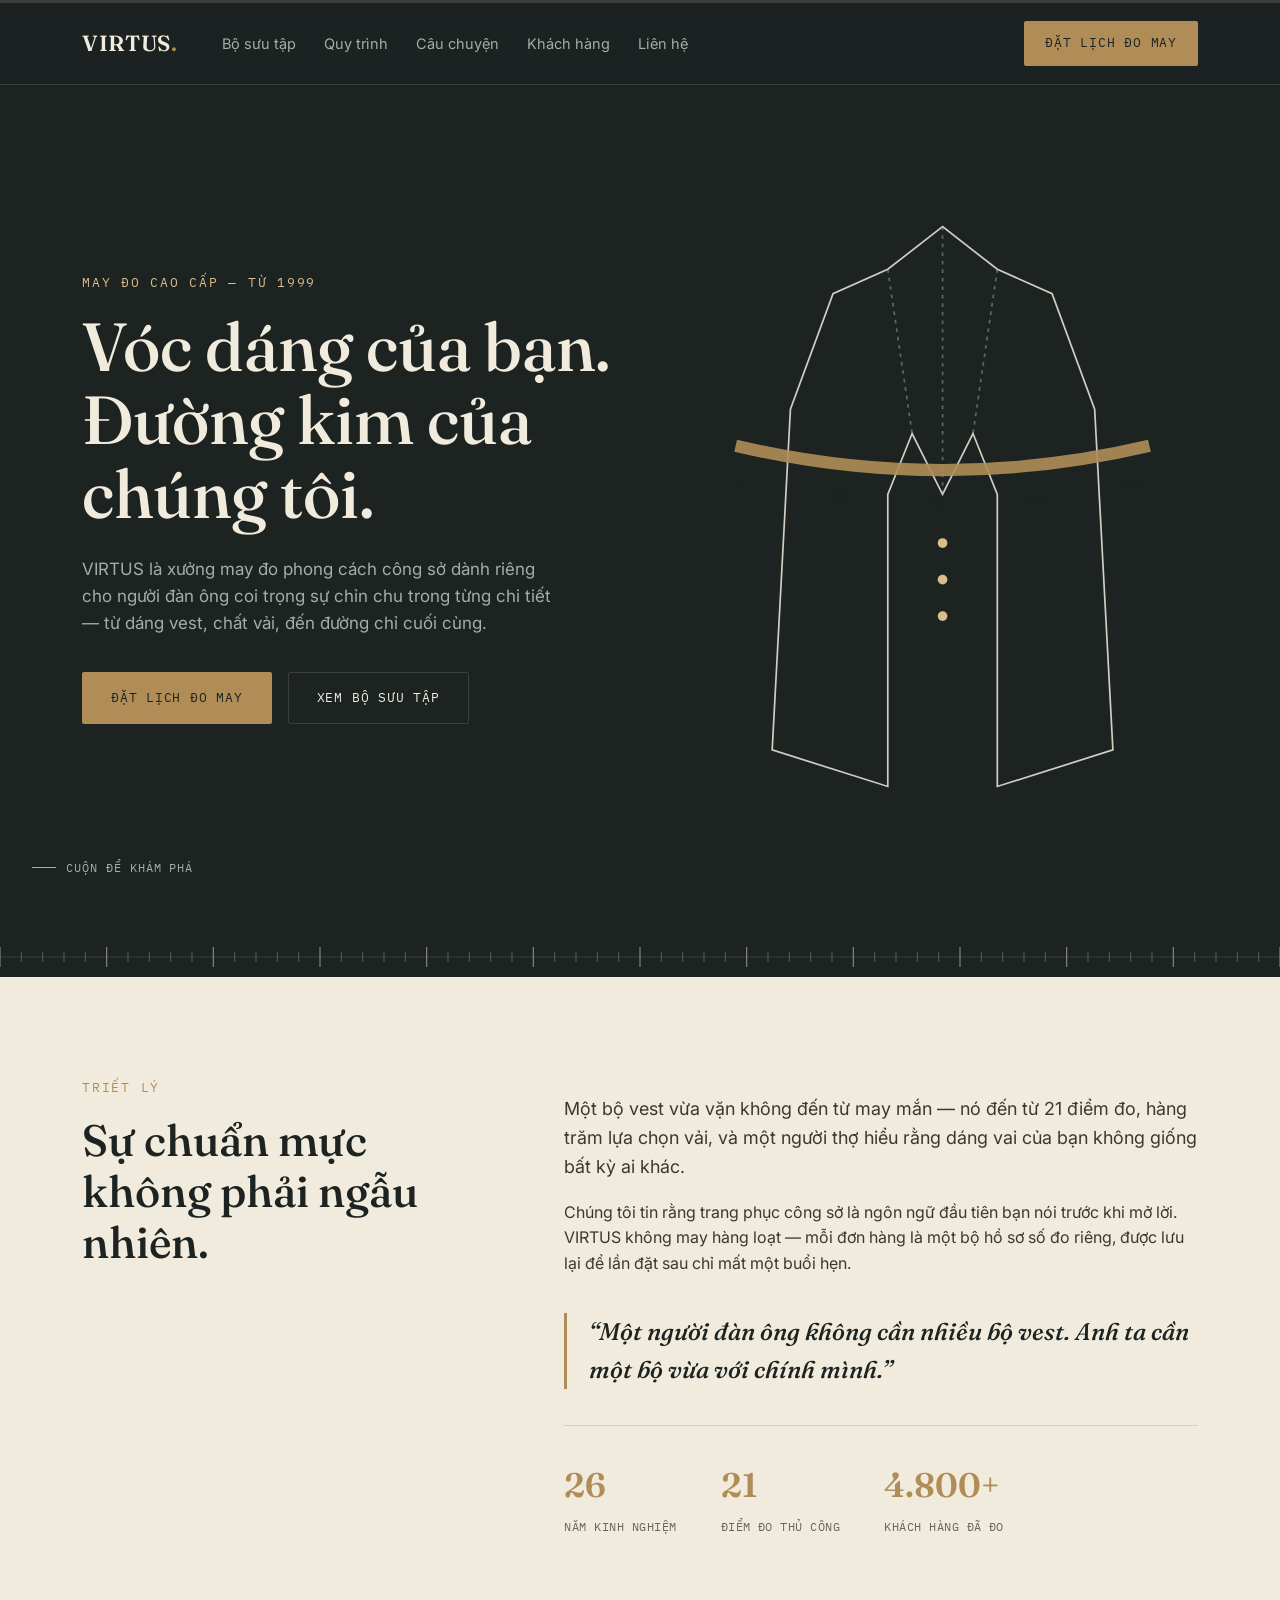
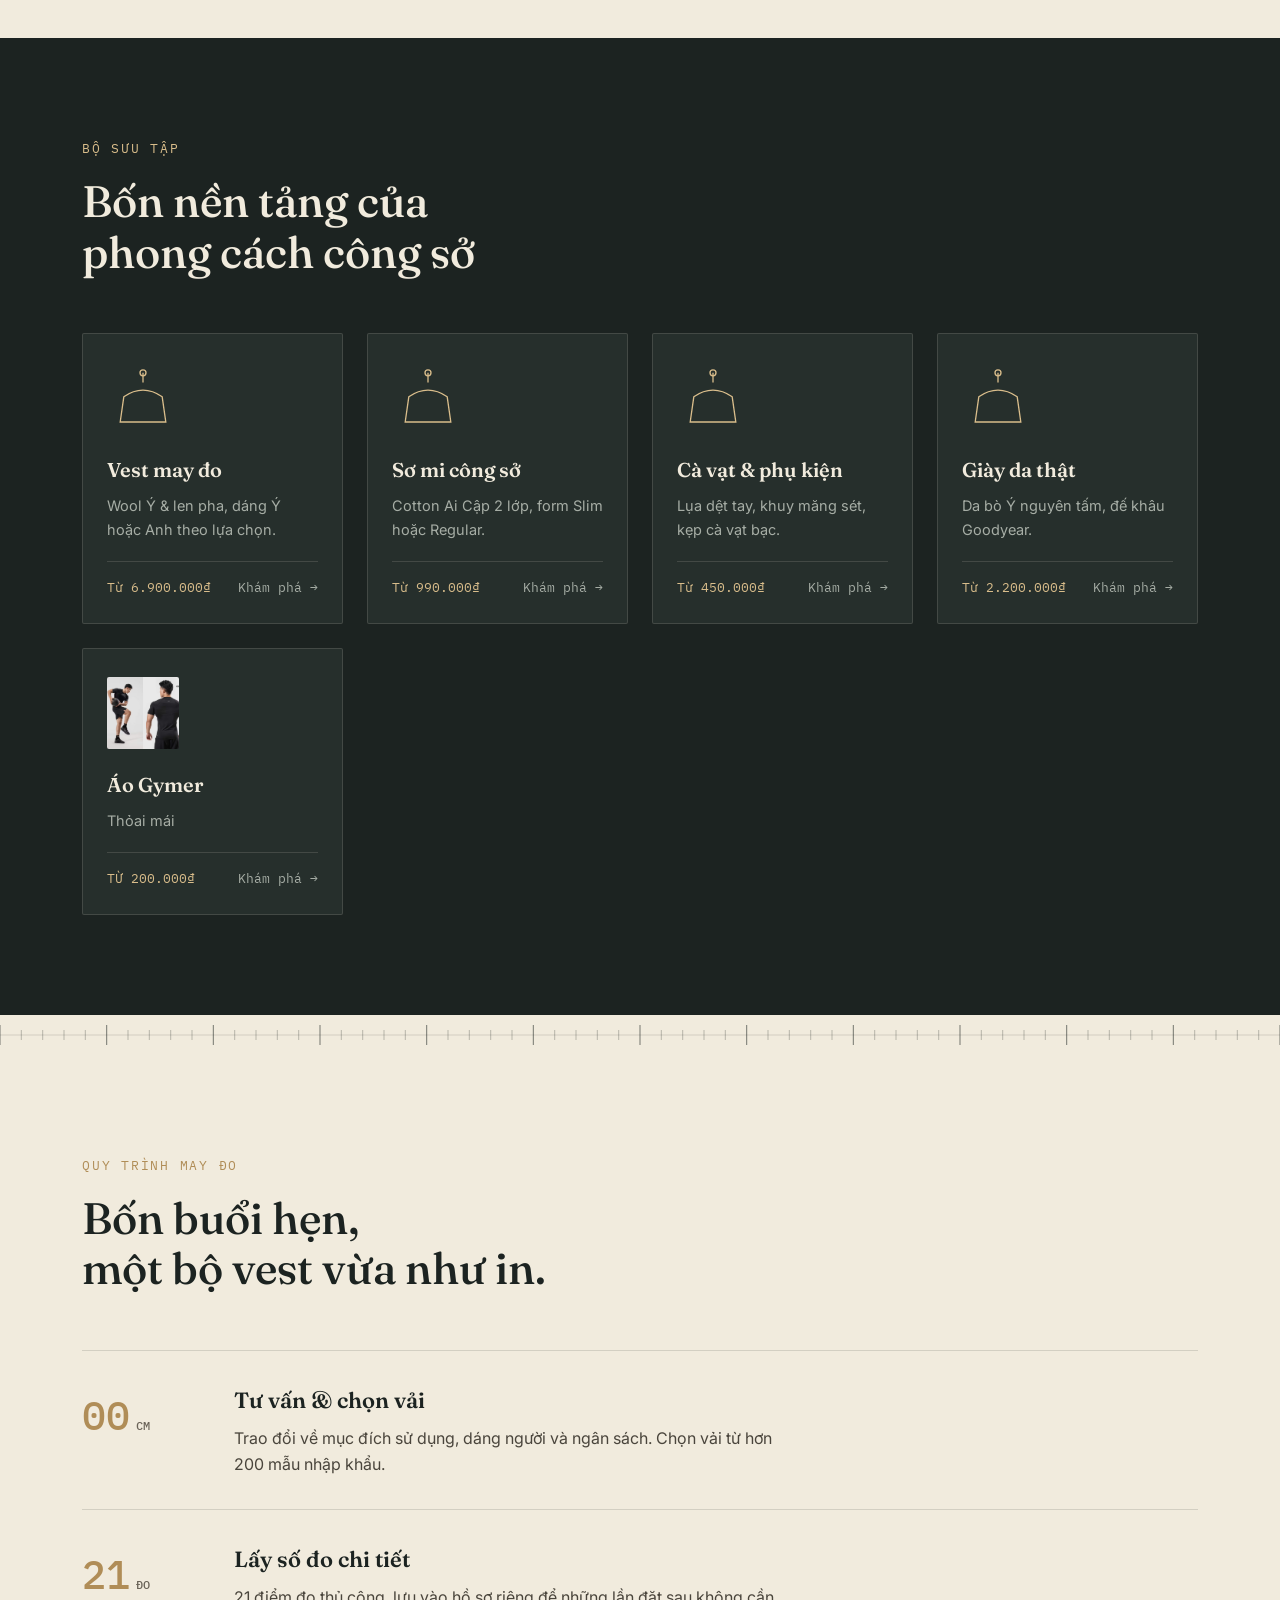
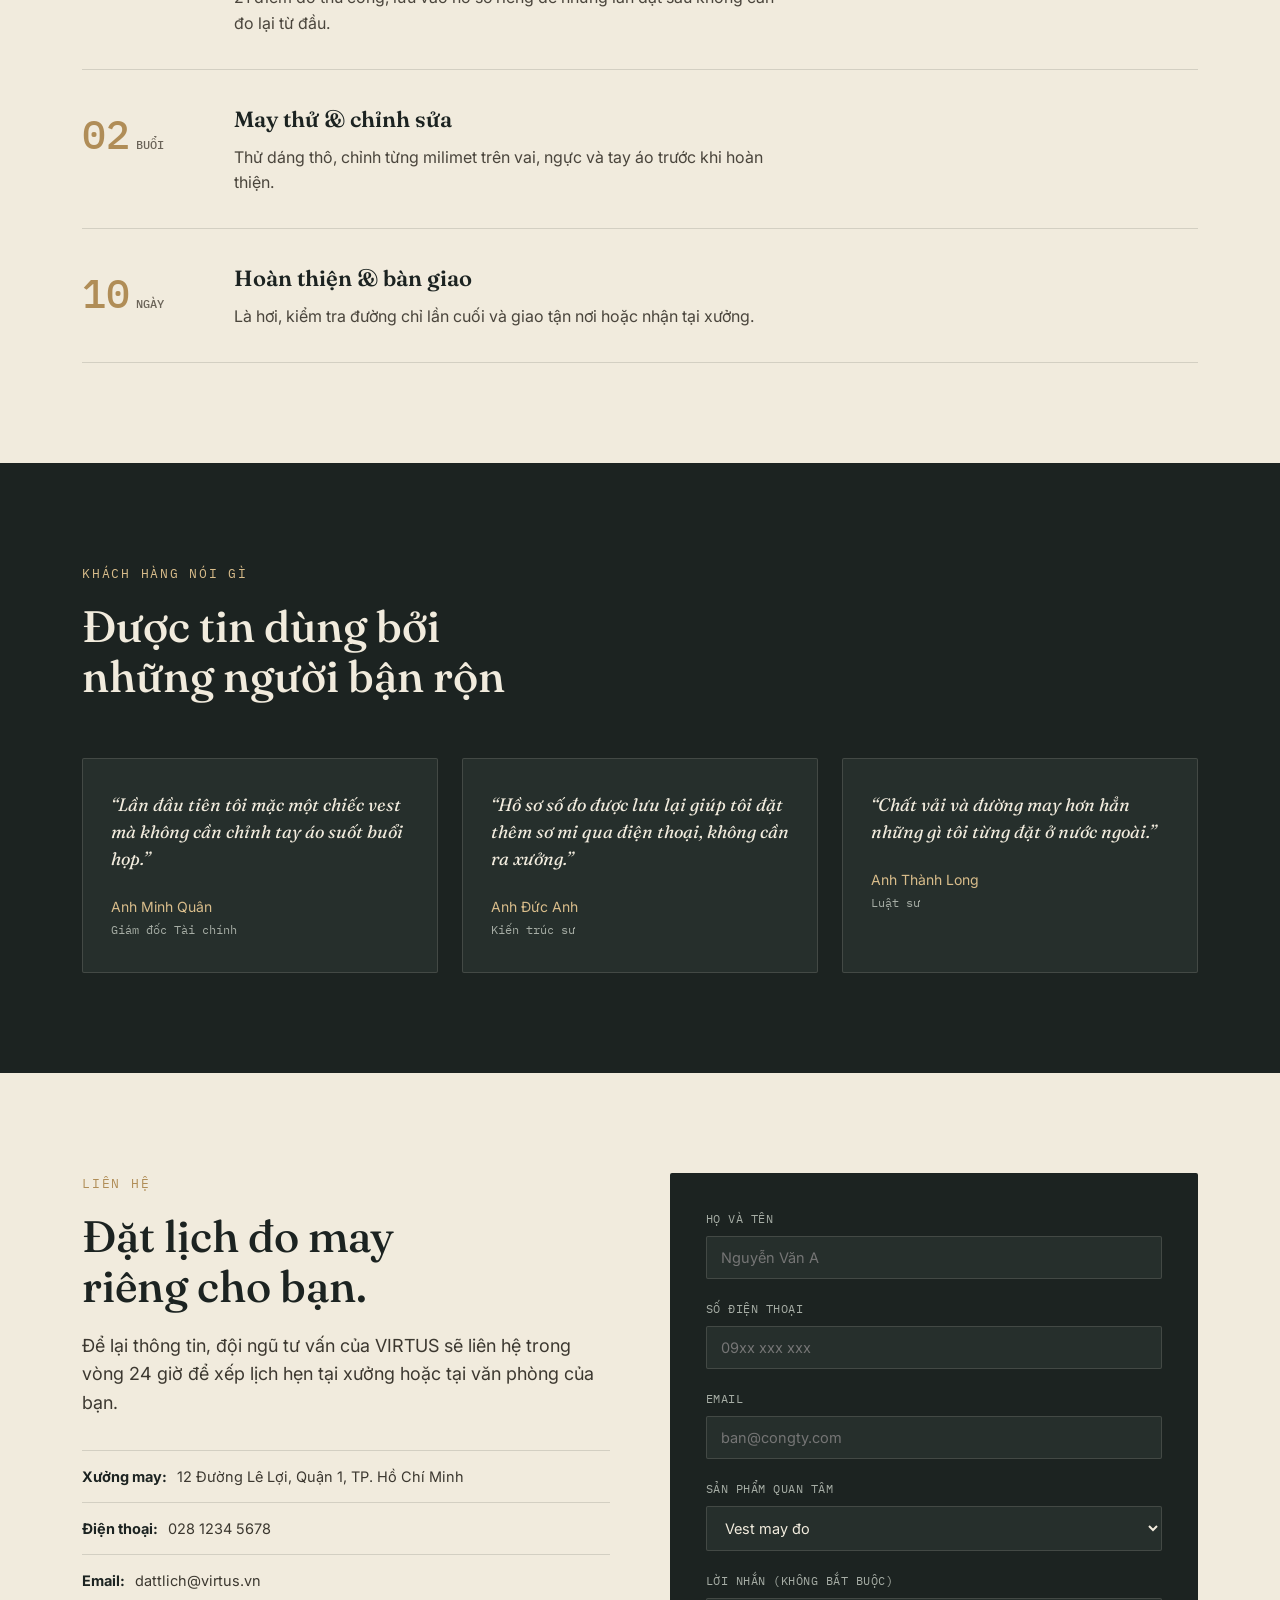
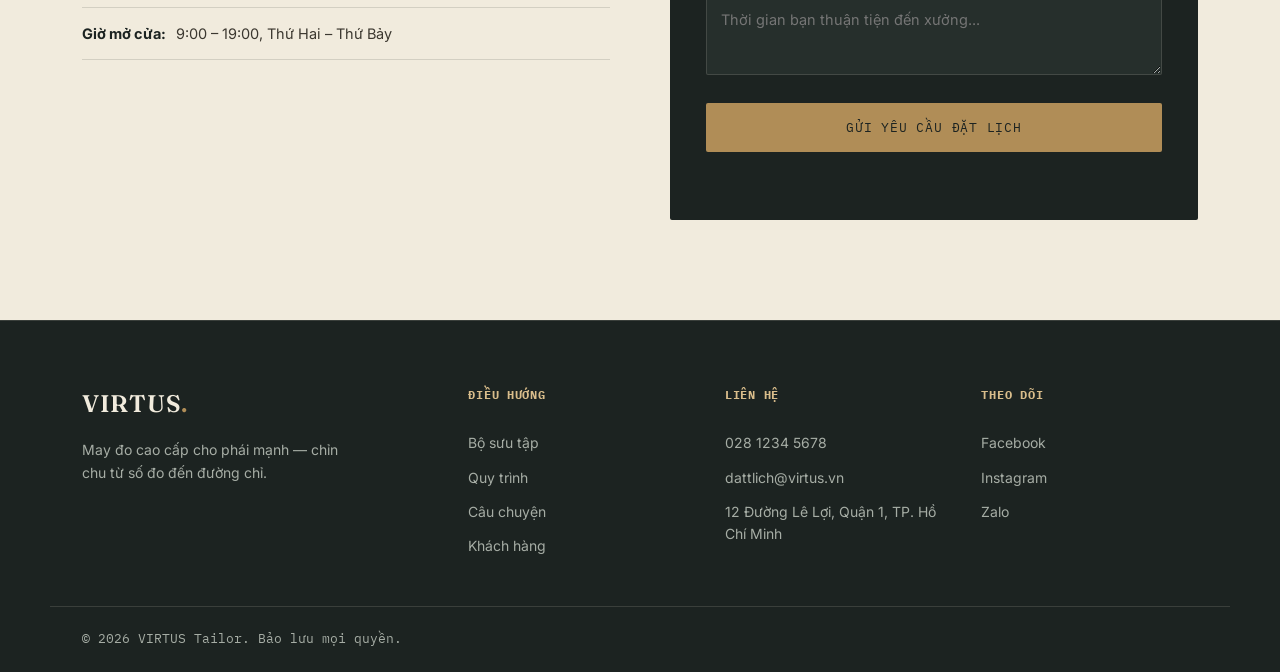
<file: index.html>
<!DOCTYPE html>
<html lang="vi">
<head>
<meta charset="UTF-8">
<meta name="viewport" content="width=device-width, initial-scale=1.0">
<title>VIRTUS — May đo cao cấp cho phái mạnh</title>
<meta name="description" content="VIRTUS là xưởng may đo phong cách công sở dành cho người đàn ông coi trọng sự chỉn chu — từ dáng vest, chất vải đến đường chỉ cuối cùng.">
<link rel="preconnect" href="https://fonts.googleapis.com">
<link rel="preconnect" href="https://fonts.gstatic.com" crossorigin>
<link href="https://fonts.googleapis.com/css2?family=Fraunces:opsz,wght@9..144,400;9..144,500;9..144,600;9..144,700&family=Inter:wght@400;500;600&family=IBM+Plex+Mono:wght@400;500&display=swap" rel="stylesheet">
<link rel="stylesheet" href="styles.css">
<link rel="icon" href="data:image/svg+xml,<svg xmlns=%22http://www.w3.org/2000/svg%22 viewBox=%220 0 100 100%22><text y=%22.9em%22 font-size=%2290%22>♦</text></svg>">
</head>
<body>

<!-- Tailor-tape scroll indicator -->
<div class="tape-progress" aria-hidden="true"><div class="tape-progress__fill" id="tapeFill"></div></div>

<header class="site-header">
  <div class="wrap header-inner">
    <a href="#top" class="logo"><span id="brandNameHeader">VIRTUS</span><span class="logo-dot">.</span></a>
    <nav class="main-nav" id="mainNav">
      <a href="#collections">Bộ sưu tập</a>
      <a href="#process">Quy trình</a>
      <a href="#philosophy">Câu chuyện</a>
      <a href="#testimonials">Khách hàng</a>
      <a href="#contact">Liên hệ</a>
    </nav>
    <a href="#contact" class="btn btn--brass btn--small header-cta">Đặt lịch đo may</a>
    <button class="nav-toggle" id="navToggle" aria-label="Mở menu" aria-expanded="false">
      <span></span><span></span><span></span>
    </button>
  </div>
</header>

<main id="top">

  <!-- HERO -->
  <section class="hero">
    <div class="wrap hero-inner">
      <div class="hero-copy">
        <p class="eyebrow" id="heroEyebrow">May đo cao cấp — từ 1998</p>
        <h1 class="hero-title" id="heroTitle">Vóc dáng của bạn.<br>Đường kim của chúng tôi.</h1>
        <p class="hero-sub" id="heroSub">VIRTUS là xưởng may đo phong cách công sở dành riêng cho người đàn ông coi trọng sự chỉn chu trong từng chi tiết — từ dáng vest, chất vải, đến đường chỉ cuối cùng.</p>
        <div class="hero-actions">
          <a href="#contact" class="btn btn--brass">Đặt lịch đo may</a>
          <a href="#collections" class="btn btn--ghost">Xem bộ sưu tập</a>
        </div>
      </div>
      <div class="hero-figure" aria-hidden="true">
        <svg viewBox="0 0 420 520" class="suit-svg" xmlns="http://www.w3.org/2000/svg">
          <!-- jacket line art -->
          <path class="suit-line" d="M210 40 L165 75 L120 95 L85 190 L70 470 L165 500 L165 260 L185 210 L210 260 L235 210 L255 260 L255 500 L350 470 L335 190 L300 95 L255 75 Z" />
          <path class="suit-line suit-line--soft" d="M210 40 L210 260" />
          <path class="suit-line suit-line--soft" d="M165 75 L185 210" />
          <path class="suit-line suit-line--soft" d="M255 75 L235 210" />
          <circle class="suit-btn" cx="210" cy="300" r="4"/>
          <circle class="suit-btn" cx="210" cy="330" r="4"/>
          <circle class="suit-btn" cx="210" cy="360" r="4"/>
          <!-- measuring tape wrap -->
          <g class="tape-wrap">
            <path d="M40 220 Q210 260 380 220" class="tape-band"/>
            <g class="tape-ticks" transform="translate(40,220)">
              <text x="0" y="34" class="tape-num">0</text>
              <text x="80" y="46" class="tape-num">20</text>
              <text x="160" y="52" class="tape-num">40</text>
              <text x="240" y="46" class="tape-num">60</text>
              <text x="320" y="34" class="tape-num">80</text>
            </g>
          </g>
        </svg>
      </div>
    </div>
    <div class="scroll-cue" aria-hidden="true"><span></span>Cuộn để khám phá</div>
  </section>

  <!-- TAPE DIVIDER -->
  <div class="tape-divider" aria-hidden="true"><svg viewBox="0 0 1200 40" preserveAspectRatio="none"><line x1="0" y1="20" x2="1200" y2="20" class="tape-divider__line"/><g class="tape-divider__ticks"></g></svg></div>

  <!-- PHILOSOPHY -->
  <section class="philosophy" id="philosophy">
    <div class="wrap philosophy-inner">
      <div class="philosophy-head">
        <p class="eyebrow eyebrow--dark">Triết lý</p>
        <h2 class="section-title" id="philosophyHeading">Sự chuẩn mực<br>không phải ngẫu nhiên.</h2>
      </div>
      <div class="philosophy-body">
        <p class="lead" id="philosophyLead">Một bộ vest vừa vặn không đến từ may mắn — nó đến từ 21 điểm đo, hàng trăm lựa chọn vải, và một người thợ hiểu rằng dáng vai của bạn không giống bất kỳ ai khác.</p>
        <p id="philosophyParagraph">Chúng tôi tin rằng trang phục công sở là ngôn ngữ đầu tiên bạn nói trước khi mở lời. VIRTUS không may hàng loạt — mỗi đơn hàng là một bộ hồ sơ số đo riêng, được lưu lại để lần đặt sau chỉ mất một buổi hẹn.</p>
        <blockquote class="pull-quote" id="philosophyQuote">“Một người đàn ông không cần nhiều bộ vest. Anh ta cần một bộ vừa với chính mình.”</blockquote>
        <div class="stat-row" id="statRow">
          <div class="stat"><span class="stat-num">26</span><span class="stat-label">năm kinh nghiệm</span></div>
          <div class="stat"><span class="stat-num">21</span><span class="stat-label">điểm đo thủ công</span></div>
          <div class="stat"><span class="stat-num">4.800+</span><span class="stat-label">khách hàng đã đo</span></div>
        </div>
      </div>
    </div>
  </section>

  <!-- COLLECTIONS -->
  <section class="collections" id="collections">
    <div class="wrap">
      <div class="section-head">
        <p class="eyebrow">Bộ sưu tập</p>
        <h2 class="section-title section-title--light">Bốn nền tảng của<br>phong cách công sở</h2>
      </div>
      <div class="card-grid" id="collectionsGrid">
        <!-- Nội dung 4 thẻ bên dưới là mặc định; sẽ được thay bằng dữ liệu
             từ content/site.json (chỉnh qua trang quản trị /admin) nếu tải được. -->
        <article class="p-card">
          <div class="p-card__art" aria-hidden="true">
            <svg viewBox="0 0 120 120"><path d="M60 10 L40 24 L24 60 L30 108 L90 108 L96 60 L80 24 Z" class="pc-line"/><path d="M60 10 L60 60" class="pc-line pc-line--soft"/><circle cx="60" cy="78" r="2.5" class="pc-dot"/><circle cx="60" cy="92" r="2.5" class="pc-dot"/></svg>
          </div>
          <h3>Vest may đo</h3>
          <p>Wool Ý &amp; len pha, dáng Ý hoặc Anh theo lựa chọn.</p>
          <div class="p-card__meta"><span>Từ 6.900.000₫</span><a href="#contact">Khám phá →</a></div>
        </article>

        <article class="p-card">
          <div class="p-card__art" aria-hidden="true">
            <svg viewBox="0 0 120 120"><path d="M60 12 L35 26 L28 44 L40 50 L40 106 L80 106 L80 50 L92 44 L85 26 Z" class="pc-line"/><path d="M50 26 L50 100 M70 26 L70 100" class="pc-line pc-line--soft"/></svg>
          </div>
          <h3>Sơ mi công sở</h3>
          <p>Cotton Ai Cập 2 lớp, form Slim hoặc Regular.</p>
          <div class="p-card__meta"><span>Từ 990.000₫</span><a href="#contact">Khám phá →</a></div>
        </article>

        <article class="p-card">
          <div class="p-card__art" aria-hidden="true">
            <svg viewBox="0 0 120 120"><path d="M60 14 L52 26 L60 34 L68 26 Z" class="pc-line"/><path d="M56 34 L64 34 L74 100 L60 110 L46 100 Z" class="pc-line"/></svg>
          </div>
          <h3>Cà vạt &amp; phụ kiện</h3>
          <p>Lụa dệt tay, khuy măng sét, kẹp cà vạt bạc.</p>
          <div class="p-card__meta"><span>Từ 450.000₫</span><a href="#contact">Khám phá →</a></div>
        </article>

        <article class="p-card">
          <div class="p-card__art" aria-hidden="true">
            <svg viewBox="0 0 120 120"><path d="M20 90 Q30 70 55 68 L80 66 Q95 66 100 78 L100 92 Q100 98 92 98 L26 98 Q20 98 20 92 Z" class="pc-line"/><path d="M55 68 L58 50" class="pc-line pc-line--soft"/></svg>
          </div>
          <h3>Giày da thật</h3>
          <p>Da bò Ý nguyên tấm, đế khâu Goodyear.</p>
          <div class="p-card__meta"><span>Từ 2.200.000₫</span><a href="#contact">Khám phá →</a></div>
        </article>
      </div>
    </div>
  </section>

  <!-- TAPE DIVIDER -->
  <div class="tape-divider tape-divider--onlight" aria-hidden="true"><svg viewBox="0 0 1200 40" preserveAspectRatio="none"><line x1="0" y1="20" x2="1200" y2="20" class="tape-divider__line"/><g class="tape-divider__ticks"></g></svg></div>

  <!-- PROCESS -->
  <section class="process" id="process">
    <div class="wrap">
      <div class="section-head">
        <p class="eyebrow eyebrow--dark">Quy trình may đo</p>
        <h2 class="section-title">Bốn buổi hẹn,<br>một bộ vest vừa như in.</h2>
      </div>
      <ol class="tape-steps">
        <li class="tape-step">
          <span class="tape-step__mark">00<small>cm</small></span>
          <div class="tape-step__body">
            <h3>Tư vấn &amp; chọn vải</h3>
            <p>Trao đổi về mục đích sử dụng, dáng người và ngân sách. Chọn vải từ hơn 200 mẫu nhập khẩu.</p>
          </div>
        </li>
        <li class="tape-step">
          <span class="tape-step__mark">21<small>đo</small></span>
          <div class="tape-step__body">
            <h3>Lấy số đo chi tiết</h3>
            <p>21 điểm đo thủ công, lưu vào hồ sơ riêng để những lần đặt sau không cần đo lại từ đầu.</p>
          </div>
        </li>
        <li class="tape-step">
          <span class="tape-step__mark">02<small>buổi</small></span>
          <div class="tape-step__body">
            <h3>May thử &amp; chỉnh sửa</h3>
            <p>Thử dáng thô, chỉnh từng milimet trên vai, ngực và tay áo trước khi hoàn thiện.</p>
          </div>
        </li>
        <li class="tape-step">
          <span class="tape-step__mark">10<small>ngày</small></span>
          <div class="tape-step__body">
            <h3>Hoàn thiện &amp; bàn giao</h3>
            <p>Là hơi, kiểm tra đường chỉ lần cuối và giao tận nơi hoặc nhận tại xưởng.</p>
          </div>
        </li>
      </ol>
    </div>
  </section>

  <!-- TESTIMONIALS -->
  <section class="testimonials" id="testimonials">
    <div class="wrap">
      <div class="section-head">
        <p class="eyebrow">Khách hàng nói gì</p>
        <h2 class="section-title section-title--light">Được tin dùng bởi<br>những người bận rộn</h2>
      </div>
      <div class="quote-grid" id="testimonialsGrid">
        <figure class="quote-card">
          <blockquote>“Lần đầu tiên tôi mặc một chiếc vest mà không cần chỉnh tay áo suốt buổi họp.”</blockquote>
          <figcaption>Anh Minh Quân<span>Giám đốc Tài chính</span></figcaption>
        </figure>
        <figure class="quote-card">
          <blockquote>“Hồ sơ số đo được lưu lại giúp tôi đặt thêm sơ mi qua điện thoại, không cần ra xưởng.”</blockquote>
          <figcaption>Anh Đức Anh<span>Kiến trúc sư</span></figcaption>
        </figure>
        <figure class="quote-card">
          <blockquote>“Chất vải và đường may hơn hẳn những gì tôi từng đặt ở nước ngoài.”</blockquote>
          <figcaption>Anh Thành Long<span>Luật sư</span></figcaption>
        </figure>
      </div>
    </div>
  </section>

  <!-- CONTACT -->
  <section class="contact" id="contact">
    <div class="wrap contact-inner">
      <div class="contact-copy">
        <p class="eyebrow eyebrow--dark">Liên hệ</p>
        <h2 class="section-title">Đặt lịch đo may<br>riêng cho bạn.</h2>
        <p class="lead">Để lại thông tin, đội ngũ tư vấn của VIRTUS sẽ liên hệ trong vòng 24 giờ để xếp lịch hẹn tại xưởng hoặc tại văn phòng của bạn.</p>
        <ul class="contact-info">
          <li><strong>Xưởng may:</strong> <span id="contactAddress">12 Đường Lê Lợi, Quận 1, TP. Hồ Chí Minh</span></li>
          <li><strong>Điện thoại:</strong> <span id="contactPhone">028 1234 5678</span></li>
          <li><strong>Email:</strong> <span id="contactEmail">dattlich@virtus.vn</span></li>
          <li><strong>Giờ mở cửa:</strong> <span id="contactHours">9:00 – 19:00, Thứ Hai – Thứ Bảy</span></li>
        </ul>
      </div>
      <!--
        FORM này gửi dữ liệu tới Google Apps Script (ghi vào Google Sheet + gửi email thông báo).
        Sau khi deploy Apps Script (xem README.md, mục "Kết nối Google Sheet + Email"),
        dán URL /exec vào thuộc tính action bên dưới, thay cho dòng "DÁN_URL_APPS_SCRIPT_VÀO_ĐÂY".
      -->
      <form
        class="contact-form"
        id="bookingForm"
        method="POST"
        target="hidden_iframe_target"
        action="https://script.google.com/macros/s/AKfycbzBK8dzH08wo4QhcicIgLoGsRLa906erJw7qNrblbl0IBJODorWrhivQDSfhGiw6VNcgg/exec"
      >
        <div class="form-row">
          <label for="name">Họ và tên</label>
          <input type="text" id="name" name="name" required placeholder="Nguyễn Văn A">
        </div>
        <div class="form-row">
          <label for="phone">Số điện thoại</label>
          <input type="tel" id="phone" name="phone" required placeholder="09xx xxx xxx">
        </div>
        <div class="form-row">
          <label for="email">Email</label>
          <input type="email" id="email" name="email" placeholder="ban@congty.com">
        </div>
        <div class="form-row">
          <label for="interest">Sản phẩm quan tâm</label>
          <select id="interest" name="interest">
            <option>Vest may đo</option>
            <option>Sơ mi công sở</option>
            <option>Cà vạt &amp; phụ kiện</option>
            <option>Giày da thật</option>
            <option>Trọn bộ công sở</option>
          </select>
        </div>
        <div class="form-row">
          <label for="message">Lời nhắn (không bắt buộc)</label>
          <textarea id="message" name="message" rows="3" placeholder="Thời gian bạn thuận tiện đến xưởng..."></textarea>
        </div>
        <button type="submit" class="btn btn--brass btn--full" id="bookingSubmit">Gửi yêu cầu đặt lịch</button>
        <p class="form-note" id="formNote" role="status" aria-live="polite"></p>
      </form>
      <iframe name="hidden_iframe_target" id="hiddenIframeTarget" style="display:none" title="Kênh gửi form ẩn"></iframe>
    </div>
  </section>

</main>

<footer class="site-footer">
  <div class="wrap footer-inner">
    <div class="footer-brand">
      <a href="#top" class="logo logo--footer"><span id="brandNameFooter">VIRTUS</span><span class="logo-dot">.</span></a>
      <p>May đo cao cấp cho phái mạnh — chỉn chu từ số đo đến đường chỉ.</p>
    </div>
    <div class="footer-col">
      <h4>Điều hướng</h4>
      <a href="#collections">Bộ sưu tập</a>
      <a href="#process">Quy trình</a>
      <a href="#philosophy">Câu chuyện</a>
      <a href="#testimonials">Khách hàng</a>
    </div>
    <div class="footer-col">
      <h4>Liên hệ</h4>
      <a href="tel:0281234568" id="footerPhone">028 1234 5678</a>
      <a href="mailto:dattlich@virtus.vn" id="footerEmail">dattlich@virtus.vn</a>
      <span id="footerAddress">12 Lê Lợi, Q.1, TP.HCM</span>
    </div>
    <div class="footer-col">
      <h4>Theo dõi</h4>
      <a href="#">Facebook</a>
      <a href="#">Instagram</a>
      <a href="#">Zalo</a>
    </div>
  </div>
  <div class="wrap footer-bottom">
    <span>© <span id="year"></span> VIRTUS Tailor. Bảo lưu mọi quyền.</span>
  </div>
</footer>

<!-- Netlify Identity: chỉ dùng để xử lý link mời/xác nhận tài khoản gửi qua email
     (trỏ về trang chủ). Việc đăng nhập quản trị thực sự diễn ra ở /admin. -->
<script src="https://identity.netlify.com/v1/netlify-identity-widget.js"></script>
<script>
  if (window.netlifyIdentity) {
    window.netlifyIdentity.on("init", function (user) {
      if (!user) {
        window.netlifyIdentity.on("login", function () {
          document.location.href = "/admin/";
        });
      }
    });
  }
</script>
<script src="script.js"></script>
</body>
</html>
</file>
<file: styles.css>
/* =========================================================
   VIRTUS — Men's tailoring site
   Palette: ink (charcoal-green) / paper (warm ivory) / brass
   ========================================================= */

:root{
  --ink: #1c2321;
  --ink-2: #262f2c;
  --ink-3: #333d39;
  --paper: #f1ebdd;
  --paper-2: #e7ded0;
  --brass: #b08d57;
  --brass-light: #d9bd8b;
  --muted-on-ink: #a6ada5;
  --muted-on-paper: #6b6459;
  --line-on-ink: rgba(241,235,221,0.14);
  --line-on-paper: rgba(28,35,33,0.14);

  --font-display: "Fraunces", "Georgia", serif;
  --font-body: "Inter", -apple-system, sans-serif;
  --font-mono: "IBM Plex Mono", monospace;

  --wrap: 1180px;
  --radius: 2px;
}

*{ box-sizing: border-box; }
html{ scroll-behavior: smooth; }
@media (prefers-reduced-motion: reduce){
  html{ scroll-behavior: auto; }
  *{ animation-duration: 0.01ms !important; animation-iteration-count: 1 !important; transition-duration: 0.01ms !important; }
}

body{
  margin: 0;
  background: var(--ink);
  color: var(--paper);
  font-family: var(--font-body);
  font-size: 16px;
  line-height: 1.6;
  -webkit-font-smoothing: antialiased;
}

.wrap{
  max-width: var(--wrap);
  margin: 0 auto;
  padding: 0 32px;
}

a{ color: inherit; text-decoration: none; }
img{ max-width: 100%; display: block; }
ul,ol{ margin:0; padding:0; list-style:none; }
button{ font-family: inherit; }

:focus-visible{
  outline: 2px solid var(--brass);
  outline-offset: 3px;
}

/* ---------- Type helpers ---------- */
.eyebrow{
  font-family: var(--font-mono);
  font-size: 12.5px;
  letter-spacing: 0.14em;
  text-transform: uppercase;
  color: var(--brass-light);
  margin: 0 0 18px;
}
.eyebrow--dark{ color: var(--brass); }

.section-title{
  font-family: var(--font-display);
  font-weight: 500;
  font-size: clamp(28px, 4vw, 44px);
  line-height: 1.15;
  color: var(--ink);
  margin: 0 0 20px;
}
.section-title--light{ color: var(--paper); }

.lead{
  font-size: 18px;
  color: inherit;
}

/* ---------- Buttons ---------- */
.btn{
  display: inline-flex;
  align-items: center;
  justify-content: center;
  gap: 8px;
  padding: 15px 28px;
  border-radius: var(--radius);
  font-family: var(--font-mono);
  font-size: 13px;
  letter-spacing: 0.06em;
  text-transform: uppercase;
  border: 1px solid transparent;
  cursor: pointer;
  transition: transform 0.25s ease, background 0.25s ease, border-color 0.25s ease;
}
.btn--brass{
  background: var(--brass);
  color: var(--ink);
}
.btn--brass:hover{ background: var(--brass-light); transform: translateY(-2px); }
.btn--ghost{
  border-color: var(--line-on-ink);
  color: var(--paper);
}
.btn--ghost:hover{ border-color: var(--brass); color: var(--brass-light); }
.btn--small{ padding: 11px 20px; }
.btn--full{ width: 100%; }

/* ---------- Tape scroll progress (signature element) ---------- */
.tape-progress{
  position: fixed;
  top: 0; left: 0; right: 0;
  height: 3px;
  background: var(--line-on-ink);
  z-index: 200;
}
.tape-progress__fill{
  height: 100%;
  width: 0%;
  background: var(--brass);
  transition: width 0.1s linear;
}

/* ---------- Header ---------- */
.site-header{
  position: sticky;
  top: 3px;
  z-index: 100;
  background: rgba(28,35,33,0.88);
  backdrop-filter: blur(10px);
  border-bottom: 1px solid var(--line-on-ink);
}
.header-inner{
  display: flex;
  align-items: center;
  gap: 32px;
  padding-top: 18px;
  padding-bottom: 18px;
}
.logo{
  font-family: var(--font-display);
  font-size: 22px;
  font-weight: 600;
  letter-spacing: 0.03em;
  color: var(--paper);
}
.logo-dot{ color: var(--brass); }
.main-nav{
  display: flex;
  gap: 28px;
  margin-left: 12px;
  flex: 1;
}
.main-nav a{
  font-size: 14.5px;
  color: var(--muted-on-ink);
  transition: color 0.2s ease;
}
.main-nav a:hover{ color: var(--paper); }
.header-cta{ margin-left: auto; }
.nav-toggle{
  display: none;
  background: none;
  border: none;
  width: 32px; height: 24px;
  position: relative;
  cursor: pointer;
}
.nav-toggle span{
  position: absolute;
  left: 0; right: 0;
  height: 2px;
  background: var(--paper);
  transition: transform 0.25s ease, opacity 0.25s ease;
}
.nav-toggle span:nth-child(1){ top: 2px; }
.nav-toggle span:nth-child(2){ top: 11px; }
.nav-toggle span:nth-child(3){ top: 20px; }

/* ---------- Hero ---------- */
.hero{
  padding: 96px 0 60px;
  position: relative;
  overflow: hidden;
}
.hero-inner{
  display: grid;
  grid-template-columns: 1.05fr 0.95fr;
  gap: 40px;
  align-items: center;
}
.hero-title{
  font-family: var(--font-display);
  font-weight: 500;
  font-size: clamp(38px, 5.4vw, 68px);
  line-height: 1.08;
  margin: 0 0 26px;
  color: var(--paper);
}
.hero-sub{
  max-width: 480px;
  color: var(--muted-on-ink);
  font-size: 17px;
  margin: 0 0 34px;
}
.hero-actions{ display: flex; gap: 16px; flex-wrap: wrap; }

.hero-figure{ position: relative; }
.suit-svg{ width: 100%; height: auto; }
.suit-line{
  fill: none;
  stroke: var(--paper);
  stroke-width: 1.4;
  opacity: 0.85;
}
.suit-line--soft{ stroke: var(--muted-on-ink); stroke-dasharray: 3 4; opacity: 0.5; }
.suit-btn{ fill: var(--brass-light); }
.tape-band{
  fill: none;
  stroke: var(--brass);
  stroke-width: 10;
  opacity: 0.9;
}
.tape-num{
  font-family: var(--font-mono);
  font-size: 11px;
  fill: var(--ink);
}

.scroll-cue{
  display: flex;
  align-items: center;
  gap: 10px;
  font-family: var(--font-mono);
  font-size: 12px;
  letter-spacing: 0.08em;
  color: var(--muted-on-ink);
  text-transform: uppercase;
  margin: 40px 32px 0;
}
.scroll-cue span{
  width: 24px; height: 1px;
  background: var(--muted-on-ink);
  display: inline-block;
}

/* ---------- Tape divider (signature repeated motif) ---------- */
.tape-divider{ background: var(--ink); line-height: 0; }
.tape-divider--onlight{ background: var(--paper); }
.tape-divider svg{ width: 100%; height: 40px; display: block; }
.tape-divider__line{ stroke: var(--line-on-ink); stroke-width: 1; }
.tape-divider--onlight .tape-divider__line{ stroke: var(--line-on-paper); }

/* ---------- Philosophy (paper section) ---------- */
.philosophy{
  background: var(--paper);
  color: var(--ink);
  padding: 100px 0;
}
.philosophy-inner{
  display: grid;
  grid-template-columns: 0.8fr 1.2fr;
  gap: 60px;
}
.philosophy-body p{ color: #3c3830; }
.pull-quote{
  font-family: var(--font-display);
  font-size: 24px;
  font-weight: 500;
  font-style: italic;
  color: var(--ink);
  border-left: 3px solid var(--brass);
  padding-left: 22px;
  margin: 36px 0;
}
.stat-row{
  display: flex;
  gap: 44px;
  margin-top: 36px;
  padding-top: 32px;
  border-top: 1px solid var(--line-on-paper);
  flex-wrap: wrap;
}
.stat-num{
  display: block;
  font-family: var(--font-display);
  font-size: 34px;
  color: var(--brass);
  font-weight: 600;
}
.stat-label{
  font-family: var(--font-mono);
  font-size: 12px;
  text-transform: uppercase;
  letter-spacing: 0.04em;
  color: var(--muted-on-paper);
}

/* ---------- Collections ---------- */
.collections{ background: var(--ink); padding: 100px 0; }
.section-head{ max-width: 560px; margin-bottom: 56px; }
.card-grid{
  display: grid;
  grid-template-columns: repeat(4, 1fr);
  gap: 24px;
}
.p-card{
  background: var(--ink-2);
  border: 1px solid var(--line-on-ink);
  border-radius: var(--radius);
  padding: 28px 24px 24px;
  transition: transform 0.3s ease, border-color 0.3s ease;
}
.p-card:hover{ transform: translateY(-6px); border-color: var(--brass); }
.p-card__art{ width: 72px; height: 72px; margin-bottom: 20px; border-radius: var(--radius); overflow: hidden; }
.p-card__art img{ width: 100%; height: 100%; object-fit: cover; display: block; }
.pc-line{ fill:none; stroke: var(--brass-light); stroke-width: 2.2; }
.pc-line--soft{ stroke: var(--muted-on-ink); stroke-dasharray: 2 3; }
.pc-dot{ fill: var(--brass-light); }
.p-card h3{
  font-family: var(--font-display);
  font-size: 20px;
  font-weight: 600;
  margin: 0 0 8px;
  color: var(--paper);
}
.p-card p{
  font-size: 14.5px;
  color: var(--muted-on-ink);
  margin: 0 0 20px;
}
.p-card__meta{
  display: flex;
  justify-content: space-between;
  align-items: center;
  font-family: var(--font-mono);
  font-size: 13px;
  border-top: 1px solid var(--line-on-ink);
  padding-top: 16px;
}
.p-card__meta span{ color: var(--brass-light); }
.p-card__meta a{ color: var(--muted-on-ink); transition: color 0.2s ease; }
.p-card__meta a:hover{ color: var(--paper); }

/* ---------- Process (tape-tick steps) ---------- */
.process{ background: var(--paper); color: var(--ink); padding: 100px 0; }
.tape-steps{
  display: flex;
  flex-direction: column;
}
.tape-step{
  display: grid;
  grid-template-columns: 120px 1fr;
  gap: 32px;
  align-items: start;
  padding: 32px 0;
  border-top: 1px solid var(--line-on-paper);
}
.tape-step:last-child{ border-bottom: 1px solid var(--line-on-paper); }
.tape-step__mark{
  font-family: var(--font-mono);
  font-size: 40px;
  font-weight: 500;
  color: var(--brass);
  display: flex;
  align-items: baseline;
  gap: 6px;
}
.tape-step__mark small{
  font-size: 12px;
  color: var(--muted-on-paper);
  text-transform: uppercase;
}
.tape-step__body h3{
  font-family: var(--font-display);
  font-size: 22px;
  font-weight: 600;
  margin: 0 0 8px;
}
.tape-step__body p{
  margin: 0;
  color: #4a453c;
  max-width: 560px;
}

/* ---------- Testimonials ---------- */
.testimonials{ background: var(--ink); padding: 100px 0; }
.quote-grid{
  display: grid;
  grid-template-columns: repeat(3, 1fr);
  gap: 24px;
}
.quote-card{
  margin: 0;
  background: var(--ink-2);
  border: 1px solid var(--line-on-ink);
  padding: 32px 28px;
  border-radius: var(--radius);
}
.quote-card blockquote{
  margin: 0 0 24px;
  font-family: var(--font-display);
  font-size: 18px;
  font-style: italic;
  color: var(--paper);
  line-height: 1.5;
}
.quote-card figcaption{
  font-size: 14px;
  color: var(--brass-light);
  display: flex;
  flex-direction: column;
  gap: 2px;
}
.quote-card figcaption span{
  font-family: var(--font-mono);
  font-size: 12px;
  color: var(--muted-on-ink);
}

/* ---------- Contact ---------- */
.contact{ background: var(--paper); color: var(--ink); padding: 100px 0; }
.contact-inner{
  display: grid;
  grid-template-columns: 1fr 1fr;
  gap: 60px;
}
.contact-copy .lead{ color: #3c3830; margin-bottom: 32px; }
.contact-info li{
  padding: 14px 0;
  border-top: 1px solid var(--line-on-paper);
  font-size: 14.5px;
  color: #3c3830;
}
.contact-info li:last-child{ border-bottom: 1px solid var(--line-on-paper); }
.contact-info strong{ color: var(--ink); margin-right: 6px; }

.contact-form{
  background: var(--ink);
  padding: 36px;
  border-radius: var(--radius);
}
.form-row{ margin-bottom: 20px; }
.form-row label{
  display: block;
  font-family: var(--font-mono);
  font-size: 12px;
  text-transform: uppercase;
  letter-spacing: 0.04em;
  color: var(--muted-on-ink);
  margin-bottom: 8px;
}
.form-row input,
.form-row select,
.form-row textarea{
  width: 100%;
  background: var(--ink-2);
  border: 1px solid var(--line-on-ink);
  color: var(--paper);
  padding: 12px 14px;
  font-family: var(--font-body);
  font-size: 14.5px;
  border-radius: var(--radius);
  resize: vertical;
}
.form-row input:focus,
.form-row select:focus,
.form-row textarea:focus{
  border-color: var(--brass);
  outline: none;
}
.form-note{
  margin: 14px 0 0;
  font-size: 13.5px;
  color: var(--brass-light);
  min-height: 18px;
}

/* ---------- Footer ---------- */
.site-footer{ background: var(--ink); border-top: 1px solid var(--line-on-ink); padding: 64px 0 0; }
.footer-inner{
  display: grid;
  grid-template-columns: 1.6fr 1fr 1fr 1fr;
  gap: 40px;
  padding-bottom: 48px;
}
.footer-brand p{
  color: var(--muted-on-ink);
  font-size: 14px;
  max-width: 260px;
  margin-top: 16px;
}
.logo--footer{ font-size: 24px; }
.footer-col h4{
  font-family: var(--font-mono);
  font-size: 12px;
  text-transform: uppercase;
  letter-spacing: 0.06em;
  color: var(--brass-light);
  margin: 0 0 16px;
}
.footer-col{ display: flex; flex-direction: column; gap: 12px; }
.footer-col a, .footer-col span{
  font-size: 14px;
  color: var(--muted-on-ink);
}
.footer-col a:hover{ color: var(--paper); }
.footer-bottom{
  border-top: 1px solid var(--line-on-ink);
  padding: 22px 32px;
  font-size: 13px;
  color: var(--muted-on-ink);
  font-family: var(--font-mono);
}

/* ---------- Responsive ---------- */
@media (max-width: 980px){
  .hero-inner{ grid-template-columns: 1fr; }
  .hero-figure{ order: -1; max-width: 340px; margin: 0 auto; }
  .philosophy-inner{ grid-template-columns: 1fr; }
  .card-grid{ grid-template-columns: repeat(2, 1fr); }
  .quote-grid{ grid-template-columns: 1fr; }
  .contact-inner{ grid-template-columns: 1fr; }
  .footer-inner{ grid-template-columns: 1fr 1fr; }
}

@media (max-width: 760px){
  .main-nav{ display: none; }
  .header-cta{ display: none; }
  .nav-toggle{ display: block; margin-left: auto; }
  .wrap{ padding: 0 20px; }
  .card-grid{ grid-template-columns: 1fr; }
  .tape-step{ grid-template-columns: 70px 1fr; gap: 20px; }
  .tape-step__mark{ font-size: 28px; }
  .footer-inner{ grid-template-columns: 1fr 1fr; }
}

/* Mobile nav open state (JS toggles this on body) */
body.nav-open .main-nav{
  display: flex;
  position: absolute;
  top: 100%;
  left: 0; right: 0;
  flex-direction: column;
  background: var(--ink-2);
  padding: 20px 32px 28px;
  gap: 18px;
  border-bottom: 1px solid var(--line-on-ink);
}
body.nav-open .header-cta{
  display: inline-flex;
}
body.nav-open .nav-toggle span:nth-child(1){ transform: translateY(9px) rotate(45deg); }
body.nav-open .nav-toggle span:nth-child(2){ opacity: 0; }
body.nav-open .nav-toggle span:nth-child(3){ transform: translateY(-9px) rotate(-45deg); }
</file>
